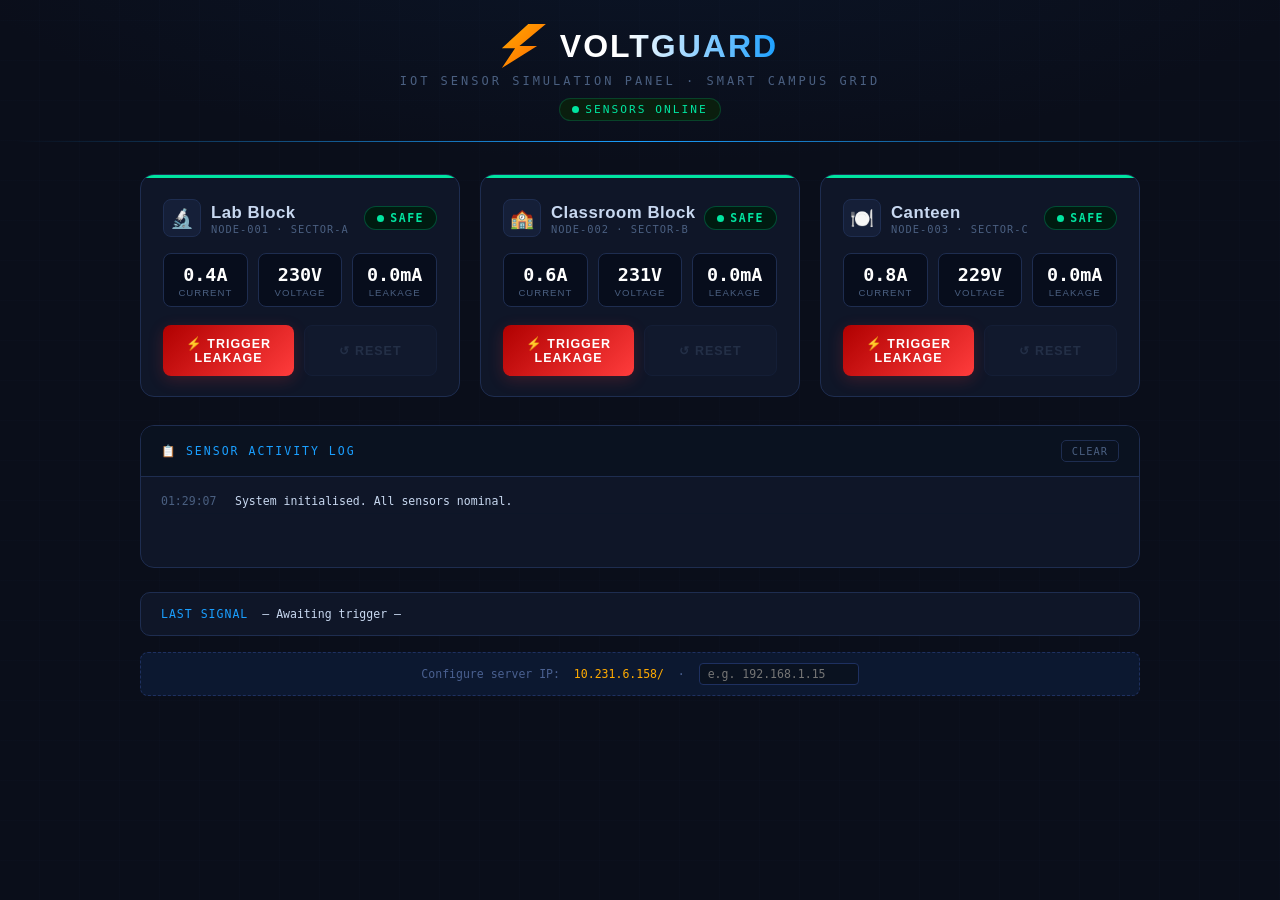
<file: index.html>
<!DOCTYPE html>
<html lang="en">
<head>
<meta charset="UTF-8">
<meta name="viewport" content="width=device-width, initial-scale=1.0">
<title>VoltGuard – Sensor Panel</title>
<style>
  :root {
    --bg: #0a0e1a;
    --panel: #0f1628;
    --border: #1e2d50;
    --safe: #00e5a0;
    --danger: #ff3c3c;
    --warn: #ffaa00;
    --text: #c8d8f0;
    --dim: #4a5f80;
    --accent: #1a9fff; 
    --glow-safe: 0 0 18px #00e5a060;
    --glow-danger: 0 0 18px #ff3c3c70;
  }

  * { margin: 0; padding: 0; box-sizing: border-box; }

  body {
    font-family: 'Barlow', sans-serif;
    background: var(--bg);
    color: var(--text);
    min-height: 100vh;
    padding: 24px 16px 40px;
    background-image:
      radial-gradient(ellipse 80% 40% at 50% -10%, #0d2a5040 0%, transparent 70%),
      repeating-linear-gradient(0deg, transparent, transparent 39px, #1e2d5018 40px),
      repeating-linear-gradient(90deg, transparent, transparent 39px, #1e2d5018 40px);
  }

  /* ── Header ── */
  .header {
    text-align: center;
    margin-bottom: 32px;
    position: relative;
  }
  .header::after {
    content: '';
    display: block;
    height: 1px;
    background: linear-gradient(90deg, transparent, var(--accent), transparent);
    margin-top: 20px;
  }
  .logo-row {
    display: flex;
    align-items: center;
    justify-content: center;
    gap: 14px;
    margin-bottom: 6px;
  }
  .bolt-icon {
    width: 44px; height: 44px;
    background: linear-gradient(135deg, #ffaa00, #ff6600);
    clip-path: polygon(60% 0%, 100% 0%, 40% 50%, 80% 50%, 0% 100%, 30% 55%, 0% 55%);
    filter: drop-shadow(0 0 10px #ffaa0080);
    animation: pulse-bolt 2.5s ease-in-out infinite;
  }
  @keyframes pulse-bolt {
    0%,100% { filter: drop-shadow(0 0 8px #ffaa0060); }
    50%      { filter: drop-shadow(0 0 18px #ffaa00cc); }
  }
  .header h1 {
    font-size: 2rem;
    font-weight: 900;
    letter-spacing: 2px;
    text-transform: uppercase;
    background: linear-gradient(90deg, #fff 30%, #1a9fff);
    -webkit-background-clip: text;
    -webkit-text-fill-color: transparent;
    background-clip: text;
  }
  .header .subtitle {
    font-family: 'Share Tech Mono', monospace;
    font-size: 0.75rem;
    color: var(--dim);
    letter-spacing: 3px;
    text-transform: uppercase;
    margin-top: 4px;
  }
  .header .live-badge {
    display: inline-flex;
    align-items: center;
    gap: 6px;
    background: #0a1e0e;
    border: 1px solid #00e5a030;
    border-radius: 20px;
    padding: 4px 12px;
    font-size: 0.7rem;
    letter-spacing: 2px;
    color: var(--safe);
    margin-top: 10px;
    font-family: 'Share Tech Mono', monospace;
  }
  .live-dot {
    width: 7px; height: 7px;
    background: var(--safe);
    border-radius: 50%;
    animation: blink 1.2s ease-in-out infinite;
  }
  @keyframes blink { 0%,100%{opacity:1} 50%{opacity:.2} }

  /* ── Grid ── */
  .sensor-grid {
    display: grid;
    grid-template-columns: repeat(auto-fit, minmax(280px, 1fr));
    gap: 20px;
    max-width: 1000px;
    margin: 0 auto 28px;
  }

  /* ── Sensor Card ── */
  .card {
    background: var(--panel);
    border: 1px solid var(--border);
    border-radius: 14px;
    padding: 24px 22px 20px;
    position: relative;
    overflow: hidden;
    transition: border-color .3s, box-shadow .3s;
  }
  .card::before {
    content: '';
    position: absolute;
    top: 0; left: 0; right: 0;
    height: 3px;
    background: var(--safe);
    border-radius: 14px 14px 0 0;
    transition: background .3s;
  }
  .card.leaking { border-color: #ff3c3c50; box-shadow: var(--glow-danger); }
  .card.leaking::before { background: var(--danger); }
  .card.leaking { animation: shake .4s ease; }
  @keyframes shake {
    0%,100%{transform:translateX(0)}
    20%{transform:translateX(-5px)}
    40%{transform:translateX(5px)}
    60%{transform:translateX(-3px)}
    80%{transform:translateX(3px)}
  }

  .card-header { display: flex; align-items: center; justify-content: space-between; margin-bottom: 16px; }

  .area-icon {
    width: 38px; height: 38px;
    background: #151f38;
    border: 1px solid var(--border);
    border-radius: 8px;
    display: flex; align-items: center; justify-content: center;
    font-size: 1.2rem;
  }
  .card-title { font-size: 1.05rem; font-weight: 700; letter-spacing: .5px; margin-top: 2px; }
  .card-id {
    font-family: 'Share Tech Mono', monospace;
    font-size: 0.65rem;
    color: var(--dim);
    letter-spacing: 1px;
  }

  .status-pill {
    display: inline-flex;
    align-items: center;
    gap: 6px;
    padding: 4px 12px;
    border-radius: 20px;
    font-size: 0.72rem;
    font-weight: 700;
    letter-spacing: 1.5px;
    text-transform: uppercase;
    font-family: 'Share Tech Mono', monospace;
    transition: all .3s;
  }
  .status-pill.safe {
    background: #001a10;
    border: 1px solid #00e5a040;
    color: var(--safe);
  }
  .status-pill.danger {
    background: #1a0000;
    border: 1px solid #ff3c3c60;
    color: var(--danger);
    animation: danger-pulse .8s ease-in-out infinite;
  }
  @keyframes danger-pulse { 0%,100%{opacity:1} 50%{opacity:.6} }

  /* ── Readings bar ── */
  .readings {
    display: flex;
    gap: 10px;
    margin: 14px 0 18px;
  }
  .reading-box {
    flex: 1;
    background: #070d1c;
    border: 1px solid var(--border);
    border-radius: 8px;
    padding: 10px 10px 8px;
    text-align: center;
  }
  .reading-val {
    font-family: 'Share Tech Mono', monospace;
    font-size: 1.15rem;
    font-weight: 700;
    color: #fff;
    transition: color .3s;
  }
  .card.leaking .reading-val { color: var(--danger); }
  .reading-label { font-size: 0.6rem; color: var(--dim); letter-spacing: 1px; text-transform: uppercase; margin-top: 2px; }

  /* ── Buttons ── */
  .btn-row { display: flex; gap: 10px; }

  .btn {
    flex: 1;
    padding: 11px 8px;
    border: none;
    border-radius: 8px;
    font-family: 'Barlow', sans-serif;
    font-size: 0.78rem;
    font-weight: 700;
    letter-spacing: 1px;
    text-transform: uppercase;
    cursor: pointer;
    transition: all .15s;
    position: relative;
    overflow: hidden;
  }
  .btn:active { transform: scale(.96); }

  .btn-trigger {
    background: linear-gradient(135deg, #b00000, #ff3c3c);
    color: #fff;
    box-shadow: 0 4px 16px #ff3c3c30;
  }
  .btn-trigger:hover { box-shadow: 0 4px 24px #ff3c3c60; filter: brightness(1.1); }

  .btn-reset {
    background: #151f38;
    border: 1px solid var(--border);
    color: var(--dim);
  }
  .btn-reset:hover { border-color: var(--accent); color: var(--accent); }
  .btn-reset:disabled { opacity: .35; cursor: not-allowed; }

  /* ── Log ── */
  .log-section {
    max-width: 1000px;
    margin: 0 auto 24px;
    background: var(--panel);
    border: 1px solid var(--border);
    border-radius: 14px;
    overflow: hidden;
  }
  .log-header {
    display: flex;
    align-items: center;
    justify-content: space-between;
    padding: 14px 20px;
    border-bottom: 1px solid var(--border);
    background: #0a1220;
  }
  .log-header span {
    font-family: 'Share Tech Mono', monospace;
    font-size: 0.72rem;
    letter-spacing: 2px;
    text-transform: uppercase;
    color: var(--accent);
  }
  .log-clear {
    background: none;
    border: 1px solid var(--border);
    color: var(--dim);
    font-size: 0.65rem;
    letter-spacing: 1px;
    text-transform: uppercase;
    padding: 4px 10px;
    border-radius: 5px;
    cursor: pointer;
    font-family: 'Share Tech Mono', monospace;
    transition: all .2s;
  }
  .log-clear:hover { border-color: var(--accent); color: var(--accent); }
  .log-body {
    padding: 12px 20px 14px;
    min-height: 90px;
    max-height: 160px;
    overflow-y: auto;
    font-family: 'Share Tech Mono', monospace;
    font-size: 0.72rem;
  }
  .log-body::-webkit-scrollbar { width: 4px; }
  .log-body::-webkit-scrollbar-track { background: transparent; }
  .log-body::-webkit-scrollbar-thumb { background: var(--border); border-radius: 4px; }
  .log-entry {
    display: flex;
    gap: 14px;
    padding: 5px 0;
    border-bottom: 1px solid #0d1628;
    animation: fadeIn .3s ease;
  }
  @keyframes fadeIn { from{opacity:0;transform:translateY(-4px)} to{opacity:1;transform:none} }
  .log-time { color: var(--dim); min-width: 60px; }
  .log-msg.leak { color: var(--danger); }
  .log-msg.reset { color: var(--safe); }
  .log-msg.signal { color: var(--warn); }

  /* ── Transmission bar ── */
  .tx-bar {
    max-width: 1000px;
    margin: 0 auto;
    background: var(--panel);
    border: 1px solid var(--border);
    border-radius: 10px;
    padding: 14px 20px;
    display: flex;
    align-items: center;
    gap: 14px;
    font-family: 'Share Tech Mono', monospace;
    font-size: 0.72rem;
    color: var(--dim);
  }
  .tx-bar .tx-label { color: var(--accent); letter-spacing: 1px; text-transform: uppercase; white-space: nowrap; }
  .tx-val { color: var(--text); }
  .tx-arrow {
    color: var(--warn);
    animation: arrow-blink 1s steps(1) infinite;
  }
  @keyframes arrow-blink { 0%,100%{opacity:1} 50%{opacity:0} }

  /* ip note */
  .ip-note {
    max-width: 1000px;
    margin: 16px auto 0;
    background: #0c1830;
    border: 1px dashed #1e3060;
    border-radius: 8px;
    padding: 10px 18px;
    font-family: 'Share Tech Mono', monospace;
    font-size: 0.72rem;
    color: #4a6090;
    text-align: center;
  }
  .ip-note span { color: var(--warn); }
</style>
</head>
<body>

<!-- ── Header ── -->
<div class="header">
  <div class="logo-row">
    <div class="bolt-icon"></div>
    <h1>VoltGuard</h1>
  </div>
  <div class="subtitle">IoT Sensor Simulation Panel · Smart Campus Grid</div>
  <div class="live-badge"><span class="live-dot"></span> SENSORS ONLINE</div>
</div>

<!-- ── Sensor Cards ── -->
<div class="sensor-grid" id="sensorGrid">

  <div class="card" id="card-lab">
    <div class="card-header">
      <div>
        <div style="display:flex;align-items:center;gap:10px">
          <div class="area-icon">🔬</div>
          <div>
            <div class="card-title">Lab Block</div>
            <div class="card-id">NODE-001 · SECTOR-A</div>
          </div>
        </div>
      </div>
      <div class="status-pill safe" id="pill-lab">
        <span class="live-dot"></span> SAFE
      </div>
    </div>
    <div class="readings">
      <div class="reading-box"><div class="reading-val" id="cur-lab">0.4A</div><div class="reading-label">Current</div></div>
      <div class="reading-box"><div class="reading-val" id="vol-lab">230V</div><div class="reading-label">Voltage</div></div>
      <div class="reading-box"><div class="reading-val" id="lkg-lab">0.0mA</div><div class="reading-label">Leakage</div></div>
    </div>
    <div class="btn-row">
      <button class="btn btn-trigger" onclick="sendLeak('lab')">⚡ Trigger Leakage</button>
      <button class="btn btn-reset" id="reset-lab" onclick="resetSensor('lab')" disabled>↺ Reset</button>
    </div>
  </div>

  <div class="card" id="card-classroom">
    <div class="card-header">
      <div>
        <div style="display:flex;align-items:center;gap:10px">
          <div class="area-icon">🏫</div>
          <div>
            <div class="card-title">Classroom Block</div>
            <div class="card-id">NODE-002 · SECTOR-B</div>
          </div>
        </div>
      </div>
      <div class="status-pill safe" id="pill-classroom">
        <span class="live-dot"></span> SAFE
      </div>
    </div>
    <div class="readings">
      <div class="reading-box"><div class="reading-val" id="cur-classroom">0.6A</div><div class="reading-label">Current</div></div>
      <div class="reading-box"><div class="reading-val" id="vol-classroom">231V</div><div class="reading-label">Voltage</div></div>
      <div class="reading-box"><div class="reading-val" id="lkg-classroom">0.0mA</div><div class="reading-label">Leakage</div></div>
    </div>
    <div class="btn-row">
      <button class="btn btn-trigger" onclick="sendLeak('classroom')">⚡ Trigger Leakage</button>
      <button class="btn btn-reset" id="reset-classroom" onclick="resetSensor('classroom')" disabled>↺ Reset</button>
    </div>
  </div>

  <div class="card" id="card-canteen">
    <div class="card-header">
      <div>
        <div style="display:flex;align-items:center;gap:10px">
          <div class="area-icon">🍽️</div>
          <div>
            <div class="card-title">Canteen</div>
            <div class="card-id">NODE-003 · SECTOR-C</div>
          </div>
        </div>
      </div>
      <div class="status-pill safe" id="pill-canteen">
        <span class="live-dot"></span> SAFE
      </div>
    </div>
    <div class="readings">
      <div class="reading-box"><div class="reading-val" id="cur-canteen">0.8A</div><div class="reading-label">Current</div></div>
      <div class="reading-box"><div class="reading-val" id="vol-canteen">229V</div><div class="reading-label">Voltage</div></div>
      <div class="reading-box"><div class="reading-val" id="lkg-canteen">0.0mA</div><div class="reading-label">Leakage</div></div>
    </div>
    <div class="btn-row">
      <button class="btn btn-trigger" onclick="sendLeak('canteen')">⚡ Trigger Leakage</button>
      <button class="btn btn-reset" id="reset-canteen" onclick="resetSensor('canteen')" disabled>↺ Reset</button>
    </div>
  </div>

</div>

<!-- ── Log ── -->
<div class="log-section">
  <div class="log-header">
    <span>📋 Sensor Activity Log</span>
    <button class="log-clear" onclick="clearLog()">Clear</button>
  </div>
  <div class="log-body" id="logBody">
    <div class="log-entry"><span class="log-time" id="initTime">--:--:--</span><span class="log-msg">System initialised. All sensors nominal.</span></div>
  </div>
</div>

<!-- ── Transmission bar ── -->
<div class="tx-bar">
  <span class="tx-label">Last Signal</span>
  <span class="tx-val" id="txVal">— Awaiting trigger —</span>
  <span class="tx-arrow" id="txArrow" style="display:none">▶▶▶</span>
  <span class="tx-val" id="txDest" style="display:none">Monitoring Server</span>
</div>

<div class="ip-note">
  Configure server IP:&nbsp;
  <span id="ipDisplay">10.231.6.158/</span>
  &nbsp;·&nbsp;
  <input id="ipInput" placeholder="e.g. 192.168.1.15" style="background:#0a1220;border:1px solid #1e3060;color:#c8d8f0;border-radius:4px;padding:3px 8px;font-family:inherit;font-size:inherit;width:160px;" oninput="updateIP(this.value)">
</div>

<script>
  let serverIP = '10.231.6.158';

  function updateIP(val) {
    serverIP = val || '10.231.6.158';
    document.getElementById('ipDisplay').textContent = `http://${serverIP}:3000`;
  }

  function now() {
    return new Date().toLocaleTimeString('en-GB', {hour12:false});
  }

  document.getElementById('initTime').textContent = now();

  function addLog(msg, type='') {
    const log = document.getElementById('logBody');
    const div = document.createElement('div');
    div.className = 'log-entry';
    div.innerHTML = `<span class="log-time">${now()}</span><span class="log-msg ${type}">${msg}</span>`;
    log.prepend(div);
  }

  function clearLog() {
    document.getElementById('logBody').innerHTML = '';
    addLog('Log cleared.');
  }

  const leakReadings = { lab:{cur:'12.4A',vol:'198V',lkg:'85.3mA'}, classroom:{cur:'9.8A',vol:'204V',lkg:'62.1mA'}, canteen:{cur:'15.2A',vol:'191V',lkg:'110.7mA'} };
  const safeReadings = { lab:{cur:'0.4A',vol:'230V',lkg:'0.0mA'}, classroom:{cur:'0.6A',vol:'231V',lkg:'0.0mA'}, canteen:{cur:'0.8A',vol:'229V',lkg:'0.0mA'} };

  function sendLeak(place) {
    const names = {lab:'Lab Block', classroom:'Classroom Block', canteen:'Canteen'};
    const name = names[place];

    // Update card
    document.getElementById('card-'+place).classList.add('leaking');
    const pill = document.getElementById('pill-'+place);
    pill.className = 'status-pill danger';
    pill.innerHTML = `<span class="live-dot"></span> LEAK DETECTED`;

    // Update readings
    const r = leakReadings[place];
    document.getElementById('cur-'+place).textContent = r.cur;
    document.getElementById('vol-'+place).textContent = r.vol;
    document.getElementById('lkg-'+place).textContent = r.lkg;

    // Enable reset
    document.getElementById('reset-'+place).disabled = false;

    // Transmission bar
    document.getElementById('txVal').textContent = name + ' → ';
    document.getElementById('txArrow').style.display = 'inline';
    document.getElementById('txDest').style.display = 'inline';

    // Log
    addLog(`⚡ LEAKAGE TRIGGERED — ${name}`, 'leak');
    addLog(`📡 Signal sent to monitoring server (${serverIP}:3000)`, 'signal');

    // Send fetch
    fetch(`http://${serverIP}:3000/leak/${place}`)
      .then(() => addLog(`✅ Server acknowledged signal — ${name}`, 'reset'))
      .catch(() => addLog(`⚠ Server not reachable — demo mode active`, ''));
  }

  function resetSensor(place) {
    const names = {lab:'Lab Block', classroom:'Classroom Block', canteen:'Canteen'};
    const name = names[place];

    document.getElementById('card-'+place).classList.remove('leaking');
    const pill = document.getElementById('pill-'+place);
    pill.className = 'status-pill safe';
    pill.innerHTML = `<span class="live-dot"></span> SAFE`;

    const r = safeReadings[place];
    document.getElementById('cur-'+place).textContent = r.cur;
    document.getElementById('vol-'+place).textContent = r.vol;
    document.getElementById('lkg-'+place).textContent = r.lkg;

    document.getElementById('reset-'+place).disabled = true;

    addLog(`✅ Sensor reset — ${name} restored to SAFE`, 'reset');

    fetch(`http://${serverIP}:3000/reset/${place}`)
      .catch(() => {});
  }
</script>
</body>
</html>
</file>
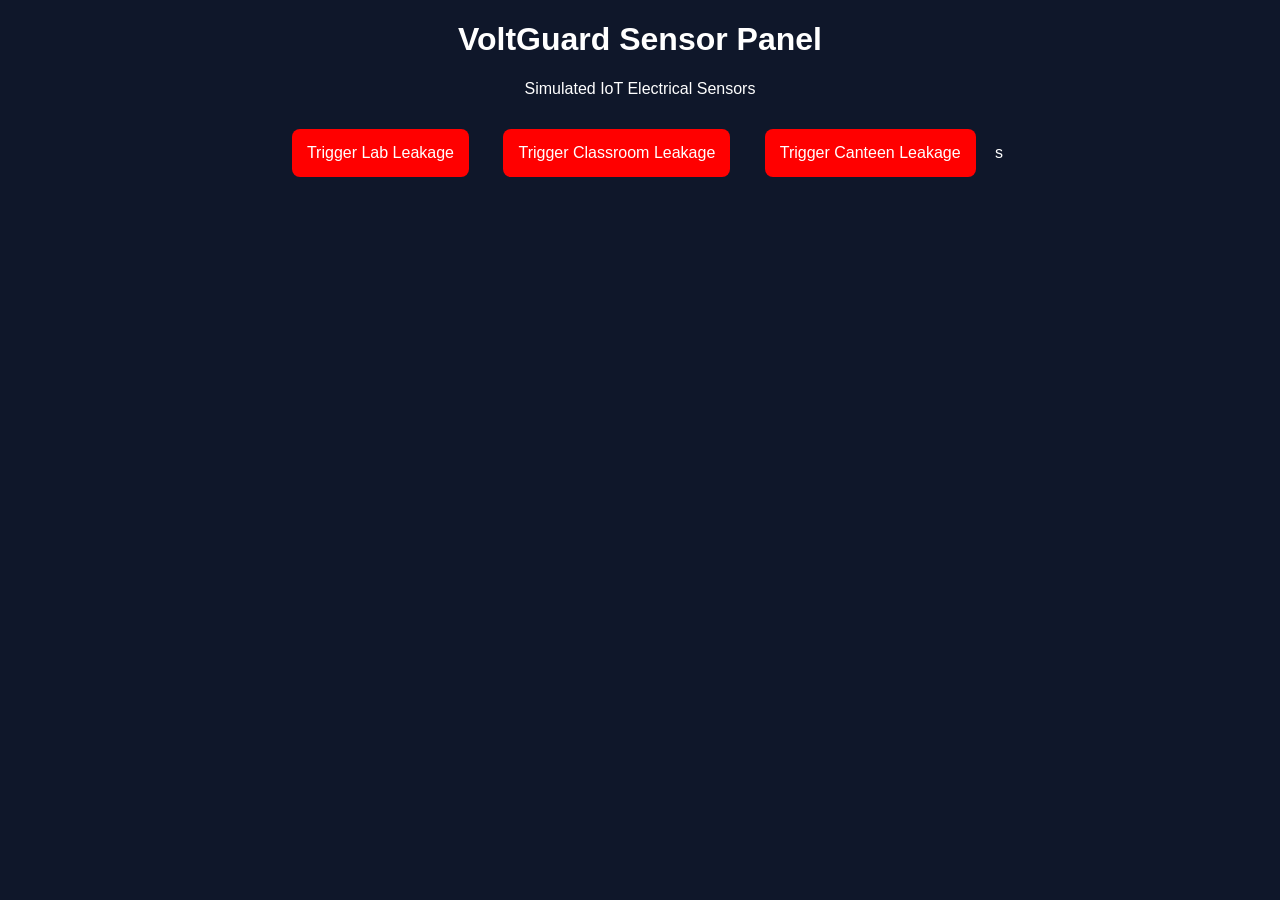
<file: sensor.html>
<!DOCTYPE html>
<html>
<head>

<title>VoltGuard Sensor Panel</title>

<style>

body{
font-family:Arial;
background:#0f172a;
color:white;
text-align:center;
}

button{
padding:15px;
margin:15px;
font-size:16px;
background:red;
color:white;
border:none;
border-radius:8px;
cursor:pointer;
}

</style>

</head>

<body>

<h1>VoltGuard Sensor Panel</h1>

<p>Simulated IoT Electrical Sensors</p>

<button onclick="sendLeak('lab')">
Trigger Lab Leakage
</button>

<button onclick="sendLeak('classroom')">
Trigger Classroom Leakage
</button>

<button onclick="sendLeak('canteen')">
Trigger Canteen Leakage
</button>

<script>

function sendLeak(place){

fetch("http://10.231.6.158:3000/leak/"+place)

}

</script>

</body>

</html>s
</file>
